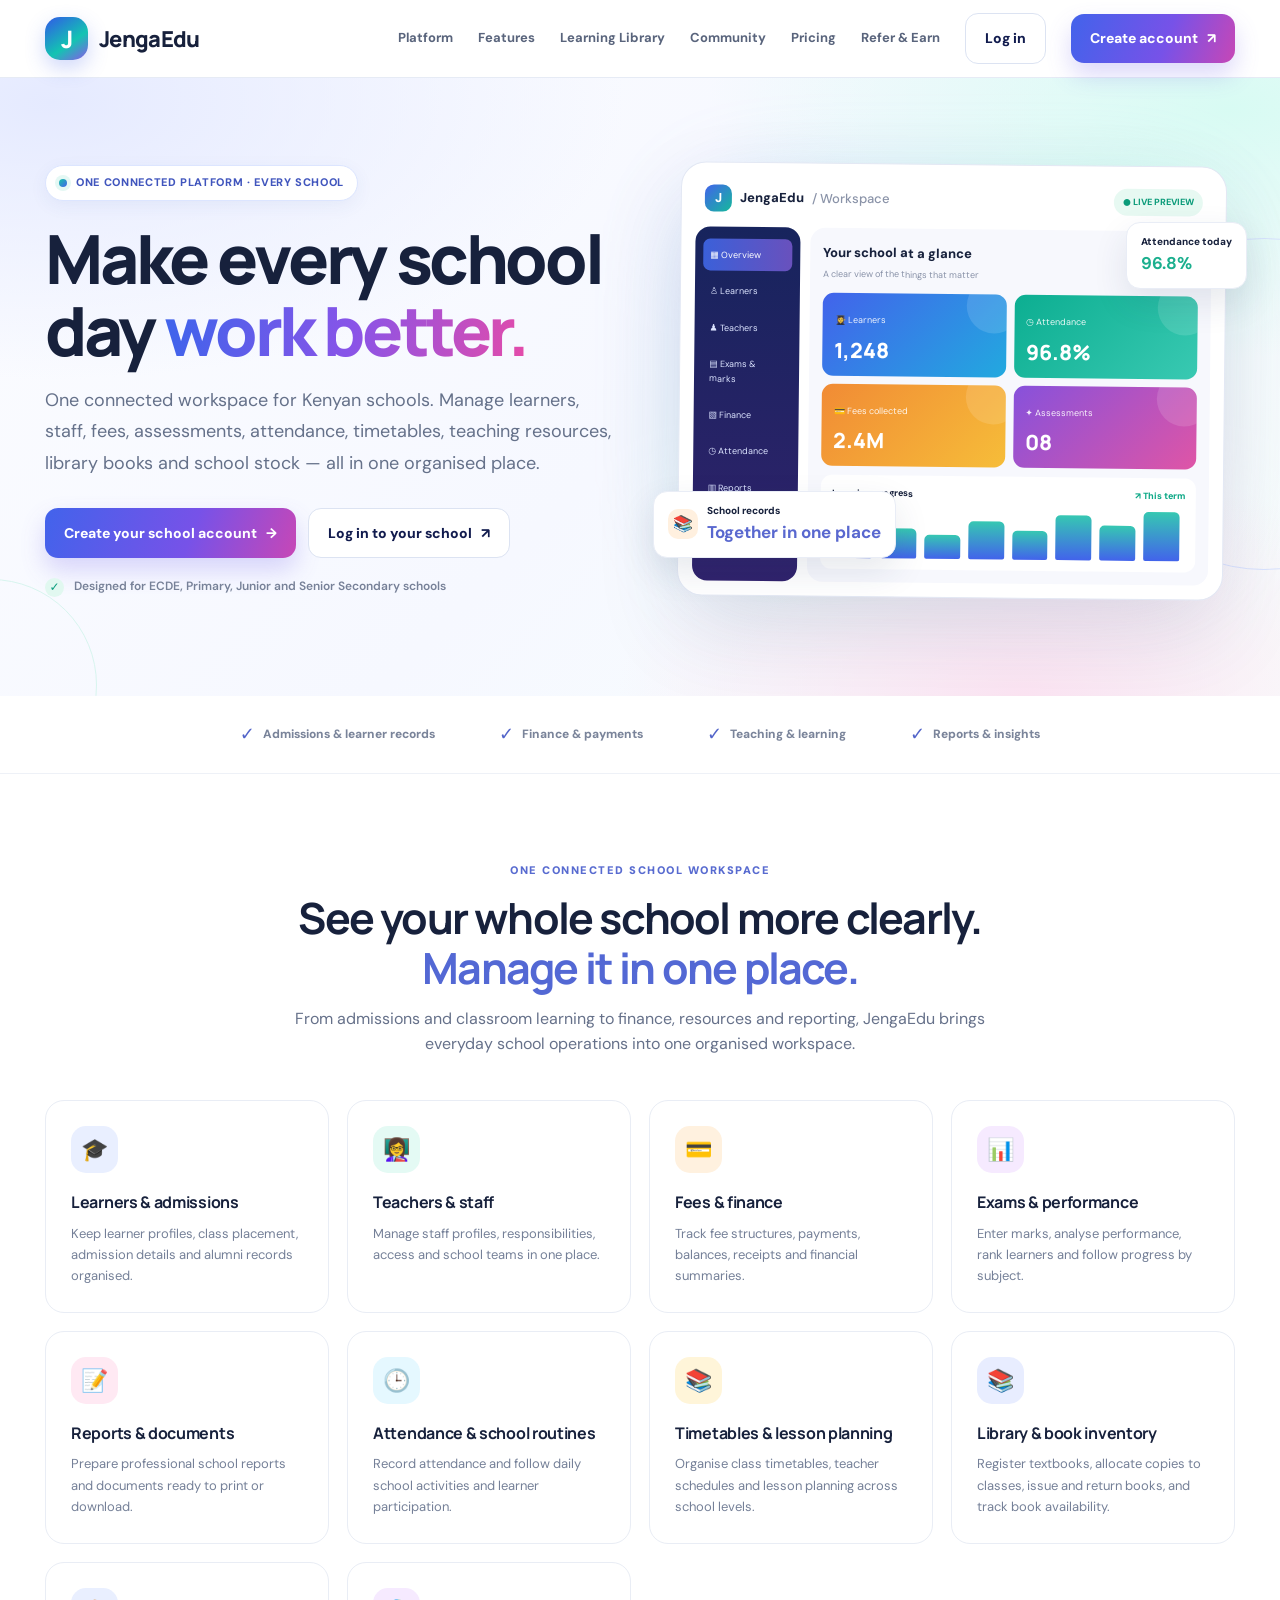
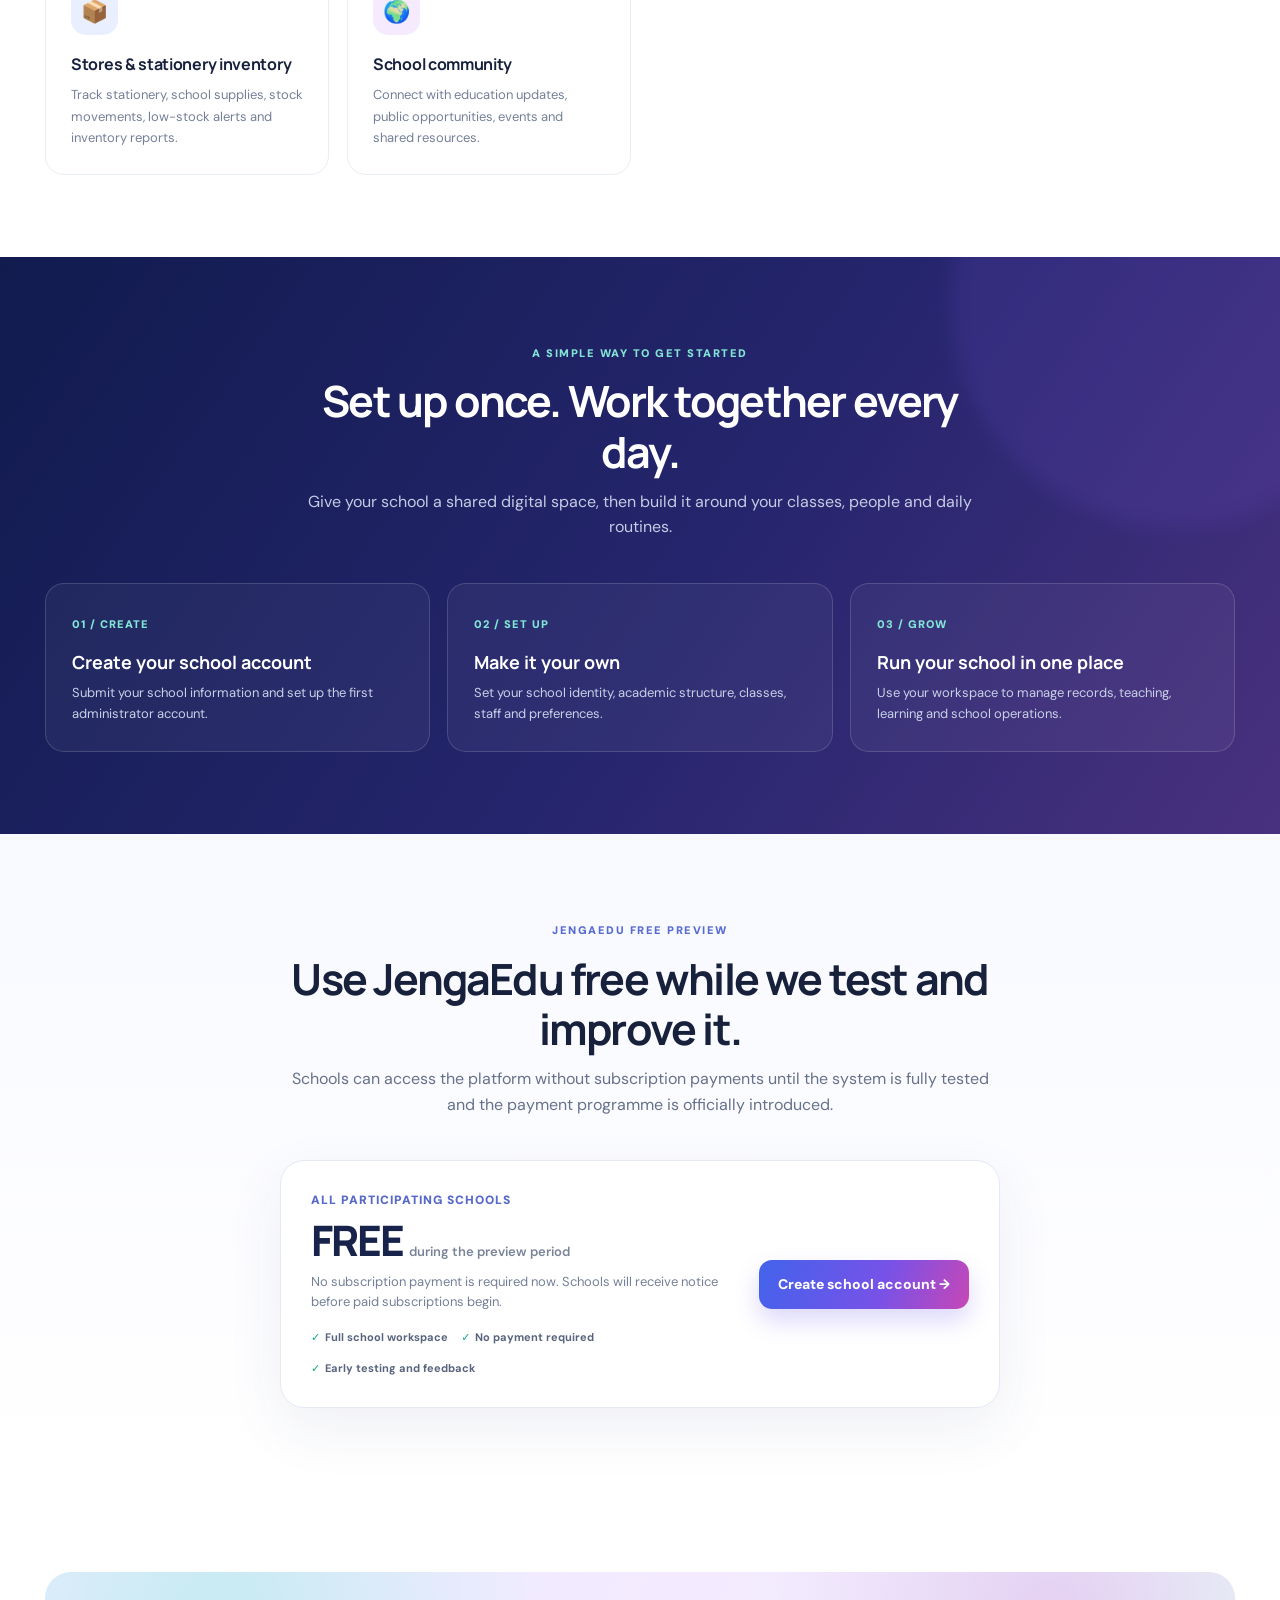
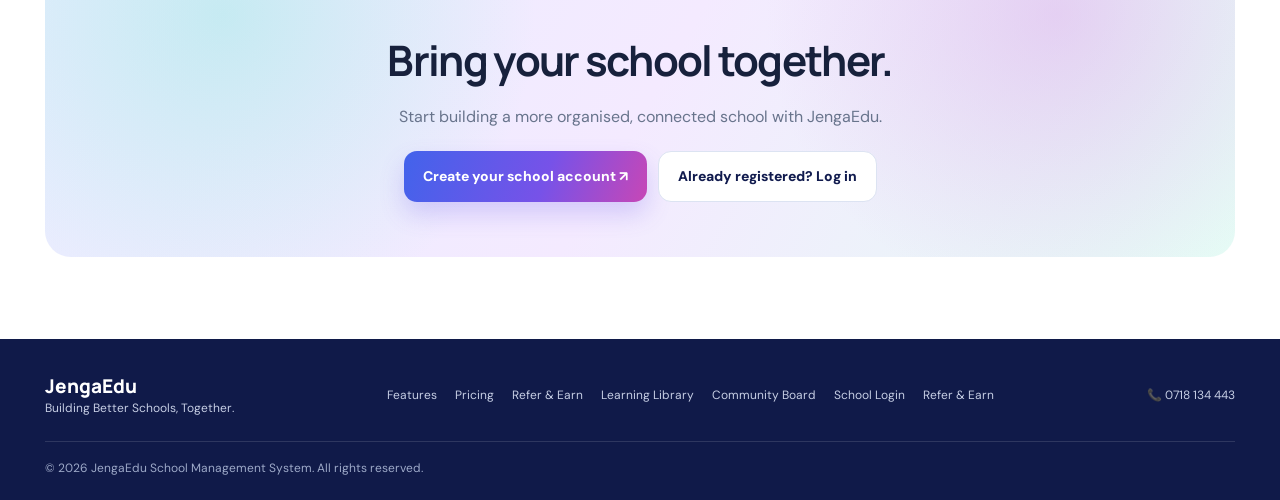
<file: index.html>
<!doctype html>
<html lang="en">
<head>
<meta charset="utf-8"><meta name="viewport" content="width=device-width,initial-scale=1">
<title>JengaEdu | The School Management Platform</title>
<meta name="description" content="A colourful, connected workspace for managing learners, teachers, finance, assessments and the daily life of your school.">
<meta name="theme-color" content="#111b4e">
<link rel="preconnect" href="https://fonts.googleapis.com"><link rel="preconnect" href="https://fonts.gstatic.com" crossorigin>
<link href="https://fonts.googleapis.com/css2?family=DM+Sans:wght@400;500;600;700;800&family=Manrope:wght@500;600;700;800&display=swap" rel="stylesheet">
<style>
:root{--navy:#111b4e;--ink:#17213c;--muted:#66718a;--blue:#4263eb;--cyan:#12b8cf;--green:#13b995;--purple:#8654e8;--pink:#ed4da6;--orange:#ff9b42;--line:#e8ecf5;--white:#fff}
*{box-sizing:border-box}html{scroll-behavior:smooth;scroll-padding-top:86px}body{margin:0;color:var(--ink);font-family:"DM Sans",system-ui,sans-serif;line-height:1.6;background:#fff}a{color:inherit;text-decoration:none}.container{width:min(1190px,calc(100% - 44px));margin:auto}
header{height:78px;position:sticky;top:0;z-index:20;background:rgba(255,255,255,.9);backdrop-filter:blur(18px);border-bottom:1px solid rgba(224,230,243,.8)}
.nav{height:100%;display:flex;align-items:center;justify-content:space-between;gap:24px}.brand{display:flex;align-items:center;gap:11px;font:800 22px Manrope,sans-serif;letter-spacing:-.7px}.brandmark{width:43px;height:43px;border-radius:15px;display:grid;place-items:center;color:#fff;font:800 24px Manrope;background:linear-gradient(145deg,#3158e8,#13c4b2 60%,#8a58e9);box-shadow:0 8px 20px #4263eb40}.navlinks{display:flex;align-items:center;gap:25px;font-size:13px;font-weight:700;color:#59647c}.navlinks>a:not(.btn):hover{color:var(--blue)}.btn{display:inline-flex;justify-content:center;align-items:center;gap:9px;padding:13px 19px;border-radius:13px;font-weight:800;font-size:14px;transition:.2s transform,.2s box-shadow,.2s filter}.btn:hover{transform:translateY(-2px);filter:saturate(1.12)}.btn-primary{background:linear-gradient(110deg,#4263eb,#7752e8 58%,#c747b6);color:#fff;box-shadow:0 12px 25px #6755e83b}.btn-outline{border:1px solid #dce3f2;background:#fff;color:var(--navy)}.btn-light{background:#ffffff1c;border:1px solid #ffffff55;color:#fff}.menu{display:none;border:0;background:#f1f4ff;color:var(--navy);font-size:22px;width:43px;height:43px;border-radius:12px}
.hero{position:relative;overflow:hidden;padding:76px 0 88px;background:radial-gradient(ellipse at 4% 4%,#e5eaff 0,transparent 33%),radial-gradient(ellipse at 96% 5%,#d8fbf3 0,transparent 30%),radial-gradient(ellipse at 80% 100%,#fce4f2 0,transparent 28%),linear-gradient(135deg,#fbfcff,#f6f8ff 52%,#f8fffd)}
.hero:before,.hero:after{content:"";position:absolute;border-radius:50%;pointer-events:none}.hero:before{width:330px;height:330px;border:1px solid #d9e3ff;right:-150px;top:160px}.hero:after{width:210px;height:210px;border:1px solid #d8f5ef;left:-115px;bottom:-95px}
.hero-grid{display:grid;grid-template-columns:1fr 1fr;gap:58px;align-items:center;position:relative;z-index:1}.pill{display:inline-flex;align-items:center;gap:9px;padding:8px 13px;border:1px solid #dce5ff;background:#fff;border-radius:999px;color:#4055bd;font-size:11px;font-weight:800;letter-spacing:.65px;text-transform:uppercase;box-shadow:0 5px 18px #344e9910}.pill i{width:8px;height:8px;border-radius:50%;background:linear-gradient(135deg,#15c5a7,#4263eb);box-shadow:0 0 0 4px #e4f8f4}
h1,h2,h3{font-family:Manrope,"DM Sans",sans-serif}h1{font-size:clamp(42px,5.3vw,68px);line-height:1.06;letter-spacing:-3.4px;margin:22px 0 18px;font-weight:800}h1 .gradient{background:linear-gradient(100deg,#4263eb 5%,#8954e8 52%,#e64ba8 100%);-webkit-background-clip:text;background-clip:text;color:transparent}.hero-copy{max-width:570px;color:#65718a;font-size:18px;line-height:1.75}.hero-actions{display:flex;gap:12px;flex-wrap:wrap;margin:29px 0 19px}.trustline{display:flex;align-items:center;gap:10px;color:#778198;font-size:12px;font-weight:600}.check{display:inline-grid;place-items:center;width:19px;height:19px;border-radius:50%;background:#e1f8f0;color:#0a9d7e;font-weight:900}
.preview-wrap{position:relative;padding:10px}.glow{position:absolute;inset:12% 7%;background:linear-gradient(135deg,#9eb5ff,#9af0db,#efb4e0);filter:blur(55px);opacity:.48;border-radius:40px}.dashboard{position:relative;background:#fff;border:1px solid #e3e8f4;border-radius:25px;padding:14px;box-shadow:0 35px 85px #273e771f;transform:rotate(.6deg)}.dash-head{display:flex;align-items:center;justify-content:space-between;padding:8px 9px 15px}.dash-brand{display:flex;align-items:center;gap:8px;font-weight:800;font-size:13px}.mini-mark{width:27px;height:27px;border-radius:9px;display:grid;place-items:center;background:linear-gradient(135deg,#4263eb,#15b99c);color:#fff}.live{font-size:9px;font-weight:800;color:#0b9b79;background:#e7f9f2;border-radius:99px;padding:6px 9px}.dash-body{display:grid;grid-template-columns:105px 1fr;gap:10px}.dash-side{border-radius:15px;padding:12px 8px;background:linear-gradient(180deg,#17245d,#30226c);color:#dce4ff;font-size:9px}.dash-side div{padding:9px 7px;border-radius:7px;margin-bottom:4px}.dash-side .selected{background:linear-gradient(90deg,#3b60d9,#6951bd);color:white}.dash-main{background:#f7f8fd;border-radius:15px;padding:13px}.dash-title{font-size:13px;font-weight:800;margin:2px 0 11px}.dash-sub{font-size:9px;color:#8992a8;margin-top:-8px;margin-bottom:12px}.stats{display:grid;grid-template-columns:1fr 1fr;gap:8px}.stat{padding:12px;border-radius:11px;color:white;min-height:76px;position:relative;overflow:hidden}.stat:after{content:"";position:absolute;width:55px;height:55px;border-radius:50%;background:#ffffff20;right:-15px;top:-16px}.stat small{font-size:9px;opacity:.9}.stat strong{display:block;font:800 21px Manrope;margin-top:5px}.s1{background:linear-gradient(135deg,#4263eb,#22a9df)}.s2{background:linear-gradient(135deg,#0cae91,#39c9b2)}.s3{background:linear-gradient(135deg,#f18b35,#f6bd39)}.s4{background:linear-gradient(135deg,#8751db,#df55a6)}.chart{background:#fff;border-radius:11px;margin-top:9px;padding:11px}.charttop{display:flex;justify-content:space-between;font-size:9px;font-weight:800}.bars{height:57px;display:flex;align-items:end;gap:8px;padding:8px 5px 0}.bars span{flex:1;border-radius:5px 5px 2px 2px;background:linear-gradient(180deg,#36c8b2,#4263eb)}.float-card{position:absolute;z-index:3;background:#fff;border:1px solid #e9edf6;border-radius:14px;padding:11px 14px;box-shadow:0 14px 35px #24345c1c;font-size:10px;font-weight:800}.float-card b{display:block;font-size:17px;color:#1baf8e}.float-one{right:-12px;top:15%}.float-two{left:-16px;bottom:11%;display:flex;align-items:center;gap:9px}.float-icon{width:30px;height:30px;border-radius:10px;background:#fff0df;display:grid;place-items:center;font-size:16px}
.proof{padding:24px 0;background:#fff;border-bottom:1px solid #eef1f7}.proof-row{display:flex;justify-content:center;align-items:center;gap:clamp(22px,5vw,65px);flex-wrap:wrap;color:#7a849a;font-size:12px;font-weight:800}.proof-row span{display:flex;align-items:center;gap:8px}.proof-row b{font-size:18px;color:#5264c9}
section{padding:82px 0}.section-head{text-align:center;max-width:720px;margin:0 auto 43px}.kicker{font-size:11px;font-weight:900;letter-spacing:1.5px;color:#586bd0;text-transform:uppercase}.section-head h2{font-size:clamp(29px,3.5vw,43px);line-height:1.17;letter-spacing:-1.8px;margin:12px 0}.section-head p{color:var(--muted);font-size:16px;margin:0}.features{display:grid;grid-template-columns:repeat(4,1fr);gap:16px}.feature{padding:23px;border:1px solid #e9edf5;border-radius:19px;background:#fff;transition:.2s transform,.2s box-shadow}.feature:hover{transform:translateY(-5px);box-shadow:0 18px 40px #1d326014}.ico{width:47px;height:47px;border-radius:15px;display:grid;place-items:center;font-size:22px;margin-bottom:17px}.ic1{background:#e9efff}.ic2{background:#e4faf4}.ic3{background:#fff1df}.ic4{background:#f6eaff}.ic5{background:#ffe9f3}.ic6{background:#e5f8ff}.ic7{background:#fff5d9}.ic8{background:#e8edff}.feature h3{font-size:16px;margin:0 0 7px;letter-spacing:-.3px}.feature p{font-size:13px;color:#758098;line-height:1.65;margin:0}
.band{background:linear-gradient(125deg,#111b4e,#25256d 55%,#49317f);color:#fff;position:relative;overflow:hidden}.band:before{content:"";position:absolute;width:450px;height:450px;border-radius:50%;background:#7c5be7;opacity:.13;filter:blur(10px);right:-120px;top:-180px}.band .section-head{position:relative}.band .kicker{color:#83e4d5}.band .section-head p{color:#c4cce4}.steps{display:grid;grid-template-columns:repeat(3,1fr);gap:17px;position:relative}.step{padding:26px;border-radius:19px;background:#ffffff0c;border:1px solid #ffffff26}.stepno{font-size:11px;font-weight:900;color:#80e6d5;letter-spacing:1px}.step h3{font-size:18px;margin:12px 0 7px}.step p{font-size:13px;color:#c8d0e7;margin:0}.pricing{background:linear-gradient(180deg,#f8f9ff,#fff)}.price-card{max-width:720px;margin:auto;background:#fff;border:1px solid #e4e9f5;border-radius:24px;padding:30px;box-shadow:0 20px 60px #263b7112;display:grid;grid-template-columns:1fr auto;gap:20px;align-items:center}.price-label{font-size:12px;font-weight:900;letter-spacing:1px;color:#5969c9}.price{font:800 42px Manrope;letter-spacing:-2px;color:#17234b}.price small{font:600 13px "DM Sans";color:#7a8499;letter-spacing:0}.price-note{font-size:13px;color:#748098;margin:3px 0 0}.price-points{display:flex;gap:13px;flex-wrap:wrap;margin-top:16px;font-size:11px;color:#58647d;font-weight:700}.price-points span:before{content:"✓";color:#0ca886;margin-right:5px}
.cta{padding:55px 28px;border-radius:26px;text-align:center;background:radial-gradient(circle at 15% 15%,#8de8df66,transparent 30%),radial-gradient(circle at 85% 15%,#d99be866,transparent 28%),linear-gradient(120deg,#e9edff,#f4eaff 50%,#e5fbf5)}.cta h2{font-size:clamp(29px,4vw,42px);letter-spacing:-1.7px;margin:0 0 9px}.cta p{color:#68748c;margin:0 0 22px}.cta-actions{display:flex;justify-content:center;gap:11px;flex-wrap:wrap}
footer{background:#101a49;color:#c6cee4;padding:34px 0 22px;font-size:12px}.footer-row{display:flex;justify-content:space-between;gap:18px;flex-wrap:wrap;align-items:center}.footer-brand{font:800 19px Manrope;color:#fff}.footer-links{display:flex;gap:18px;flex-wrap:wrap}.footer-links a:hover{color:#8de8df}.copyright{border-top:1px solid #ffffff20;margin-top:23px;padding-top:17px;color:#9da9c8}
@media(max-width:1000px){.navlinks{gap:14px}.navlinks>a:not(.btn){display:none}.features{grid-template-columns:repeat(2,1fr)}.hero-grid{gap:30px}}
@media(max-width:720px){header{height:68px}.container{width:min(100% - 32px,560px)}.menu{display:block}.navlinks{display:none;position:absolute;top:68px;left:0;right:0;background:#fff;padding:17px 22px 22px;border-bottom:1px solid var(--line);box-shadow:0 18px 25px #1a2c5012;flex-direction:column;align-items:stretch;gap:12px}.navlinks.open{display:flex}.navlinks>a:not(.btn){display:block;padding:8px 4px}.navlinks .btn{text-align:center}.hero{padding:53px 0 60px}.hero-grid{grid-template-columns:1fr;gap:28px}.hero-copy{font-size:16px}h1{font-size:clamp(42px,12vw,58px);letter-spacing:-2.5px}.preview-wrap{margin:4px 8px}.float-one{right:-7px}.float-two{left:-8px}.proof-row{gap:17px}.proof-row span{font-size:10px}section{padding:65px 0}.steps{grid-template-columns:1fr}.price-card{grid-template-columns:1fr;text-align:center;padding:25px}.price-points{justify-content:center}.price-card .btn{width:100%}}
@media(max-width:440px){.features{grid-template-columns:1fr}.dashboard{padding:9px;border-radius:19px}.dash-body{grid-template-columns:78px 1fr;gap:7px}.dash-side{padding:8px 5px}.dash-side div{padding:8px 4px;font-size:8px}.dash-main{padding:9px}.stat{padding:9px;min-height:68px}.stat strong{font-size:18px}.float-card{padding:8px 10px}.float-one{right:-12px}.float-two{left:-12px}.brand{font-size:20px}}


/* Overview refinements: clear modules, accessible controls and small-screen layout */
.feature{min-height:190px;display:flex;flex-direction:column;align-items:flex-start}
.feature p{max-width:34ch}
.navlinks a:focus-visible,.btn:focus-visible{outline:3px solid #8fa5ff;outline-offset:3px}
@media(min-width:1001px){.features{grid-template-columns:repeat(4,minmax(0,1fr));gap:18px}.feature{padding:25px}}
@media(max-width:720px){.feature{min-height:0}.section-head{margin-bottom:30px}.hero-actions .btn{flex:1 1 100%}.proof{padding:18px 0}.proof-row{justify-content:flex-start;display:grid;grid-template-columns:1fr 1fr;gap:12px 16px}}
@media(max-width:440px){.feature{padding:20px}.hero{padding-top:42px}.hero-copy{line-height:1.65}.proof-row span{font-size:10px}}
</style>
</head>
<body>
<header><div class="container nav">
<a class="brand" href="index.html"><span class="brandmark">J</span>JengaEdu</a>
<button class="menu" id="menuBtn" aria-label="Open navigation" aria-expanded="false">☰</button>
<nav class="navlinks" id="navLinks">
<a href="#platform">Platform</a><a href="#features">Features</a><a href="public-library/">Learning Library</a><a href="community/">Community</a><a href="#pricing">Pricing</a><a href="referrals.html">Refer & Earn</a>
<a class="btn btn-outline" href="workspace.html">Log in</a><a class="btn btn-primary" href="register.html">Create account <span>↗</span></a>
</nav></div></header>
<main>
<section class="hero" id="platform"><div class="container hero-grid">
<div>
<span class="pill"><i></i> ONE CONNECTED PLATFORM · EVERY SCHOOL</span>
<h1>Make every school day <span class="gradient">work better.</span></h1>
<p class="hero-copy">One connected workspace for Kenyan schools. Manage learners, staff, fees, assessments, attendance, timetables, teaching resources, library books and school stock — all in one organised place.</p>
<div class="hero-actions"><a class="btn btn-primary" href="register.html">Create your school account <span>→</span></a><a class="btn btn-outline" href="workspace.html">Log in to your school <span>↗</span></a></div>
<div class="trustline"><span class="check">✓</span> Designed for ECDE, Primary, Junior and Senior Secondary schools</div>
</div>
<div class="preview-wrap"><div class="glow"></div>
<div class="float-card float-one">Attendance today <b>96.8%</b></div>
<div class="float-card float-two"><span class="float-icon">📚</span><span>School records<br><b style="color:#5968cf">Together in one place</b></span></div>
<div class="dashboard"><div class="dash-head"><div class="dash-brand"><span class="mini-mark">J</span> JengaEdu <span style="color:#8a93a8;font-weight:500">/ Workspace</span></div><span class="live">● LIVE PREVIEW</span></div>
<div class="dash-body"><aside class="dash-side"><div class="selected">▦ Overview</div><div>♙ Learners</div><div>♟ Teachers</div><div>▤ Exams & marks</div><div>▧ Finance</div><div>◷ Attendance</div><div>▥ Reports</div></aside>
<div class="dash-main"><div class="dash-title">Your school at a glance</div><div class="dash-sub">A clear view of the things that matter</div>
<div class="stats"><div class="stat s1"><small>👩‍🎓 Learners</small><strong>1,248</strong></div><div class="stat s2"><small>◷ Attendance</small><strong>96.8%</strong></div><div class="stat s3"><small>💳 Fees collected</small><strong>2.4M</strong></div><div class="stat s4"><small>✦ Assessments</small><strong>08</strong></div></div>
<div class="chart"><div class="charttop"><span>Learning progress</span><span style="color:#0ca886">↗ This term</span></div><div class="bars"><span style="height:38%"></span><span style="height:60%"></span><span style="height:48%"></span><span style="height:78%"></span><span style="height:58%"></span><span style="height:92%"></span><span style="height:72%"></span><span style="height:100%"></span></div></div>
</div></div></div></div>
</div></section>
<div class="proof"><div class="container proof-row"><span><b>✓</b> Admissions & learner records</span><span><b>✓</b> Finance & payments</span><span><b>✓</b> Teaching & learning</span><span><b>✓</b> Reports & insights</span></div></div>
<section id="features"><div class="container"><div class="section-head"><span class="kicker">ONE CONNECTED SCHOOL WORKSPACE</span><h2>See your whole school more clearly. <span style="color:#5368d4">Manage it in one place.</span></h2><p>From admissions and classroom learning to finance, resources and reporting, JengaEdu brings everyday school operations into one organised workspace.</p></div>
<div class="features">
<article class="feature"><div class="ico ic1">🎓</div><h3>Learners & admissions</h3><p>Keep learner profiles, class placement, admission details and alumni records organised.</p></article>
<article class="feature"><div class="ico ic2">👩‍🏫</div><h3>Teachers & staff</h3><p>Manage staff profiles, responsibilities, access and school teams in one place.</p></article>
<article class="feature"><div class="ico ic3">💳</div><h3>Fees & finance</h3><p>Track fee structures, payments, balances, receipts and financial summaries.</p></article>
<article class="feature"><div class="ico ic4">📊</div><h3>Exams & performance</h3><p>Enter marks, analyse performance, rank learners and follow progress by subject.</p></article>
<article class="feature"><div class="ico ic5">📝</div><h3>Reports & documents</h3><p>Prepare professional school reports and documents ready to print or download.</p></article>
<article class="feature"><div class="ico ic6">🕒</div><h3>Attendance & school routines</h3><p>Record attendance and follow daily school activities and learner participation.</p></article>
<article class="feature"><div class="ico ic7">📚</div><h3>Timetables & lesson planning</h3><p>Organise class timetables, teacher schedules and lesson planning across school levels.</p></article>
<article class="feature"><div class="ico ic8">📚</div><h3>Library & book inventory</h3><p>Register textbooks, allocate copies to classes, issue and return books, and track book availability.</p></article>
<article class="feature"><div class="ico ic1">📦</div><h3>Stores & stationery inventory</h3><p>Track stationery, school supplies, stock movements, low-stock alerts and inventory reports.</p></article>
<article class="feature"><div class="ico ic4">🌍</div><h3>School community</h3><p>Connect with education updates, public opportunities, events and shared resources.</p></article>
</div></div></section>
<section class="band" id="how"><div class="container"><div class="section-head"><span class="kicker">A SIMPLE WAY TO GET STARTED</span><h2>Set up once. Work together every day.</h2><p>Give your school a shared digital space, then build it around your classes, people and daily routines.</p></div>
<div class="steps"><article class="step"><span class="stepno">01 / CREATE</span><h3>Create your school account</h3><p>Submit your school information and set up the first administrator account.</p></article><article class="step"><span class="stepno">02 / SET UP</span><h3>Make it your own</h3><p>Set your school identity, academic structure, classes, staff and preferences.</p></article><article class="step"><span class="stepno">03 / GROW</span><h3>Run your school in one place</h3><p>Use your workspace to manage records, teaching, learning and school operations.</p></article></div></div></section>
<section class="pricing" id="pricing"><div class="container"><div class="section-head"><span class="kicker">JENGAEDU FREE PREVIEW</span><h2>Use JengaEdu free while we test and improve it.</h2><p>Schools can access the platform without subscription payments until the system is fully tested and the payment programme is officially introduced.</p></div>
 <div class="price-card"><div><div class="price-label">ALL PARTICIPATING SCHOOLS</div><div class="price">FREE <small>during the preview period</small></div><p class="price-note">No subscription payment is required now. Schools will receive notice before paid subscriptions begin.</p><div class="price-points"><span>Full school workspace</span><span>No payment required</span><span>Early testing and feedback</span></div></div><a class="btn btn-primary" href="register.html">Create school account →</a></div></div></section>
<section><div class="container"><div class="cta"><h2>Bring your school together.</h2><p>Start building a more organised, connected school with JengaEdu.</p><div class="cta-actions"><a class="btn btn-primary" href="register.html">Create your school account ↗</a><a class="btn btn-outline" href="workspace.html">Already registered? Log in</a></div></div></div></section>
</main>
<footer><div class="container"><div class="footer-row"><div><div class="footer-brand">JengaEdu</div><div>Building Better Schools, Together.</div></div><div class="footer-links"><a href="#features">Features</a><a href="#pricing">Pricing</a><a href="referrals.html">Refer & Earn</a><a href="public-library/">Learning Library</a><a href="community/">Community Board</a><a href="workspace.html">School Login</a><a href="referrals.html">Refer & Earn</a></div><div>📞 0718 134 443</div></div><div class="copyright">© 2026 JengaEdu School Management System. All rights reserved.</div></div></footer>
<script>
const menuBtn=document.getElementById('menuBtn'),navLinks=document.getElementById('navLinks');
menuBtn.addEventListener('click',()=>{const open=navLinks.classList.toggle('open');menuBtn.setAttribute('aria-expanded',String(open));menuBtn.textContent=open?'×':'☰'});
navLinks.querySelectorAll('a').forEach(a=>a.addEventListener('click',()=>{navLinks.classList.remove('open');menuBtn.setAttribute('aria-expanded','false');menuBtn.textContent='☰'}));
</script>
</body></html>
</file>
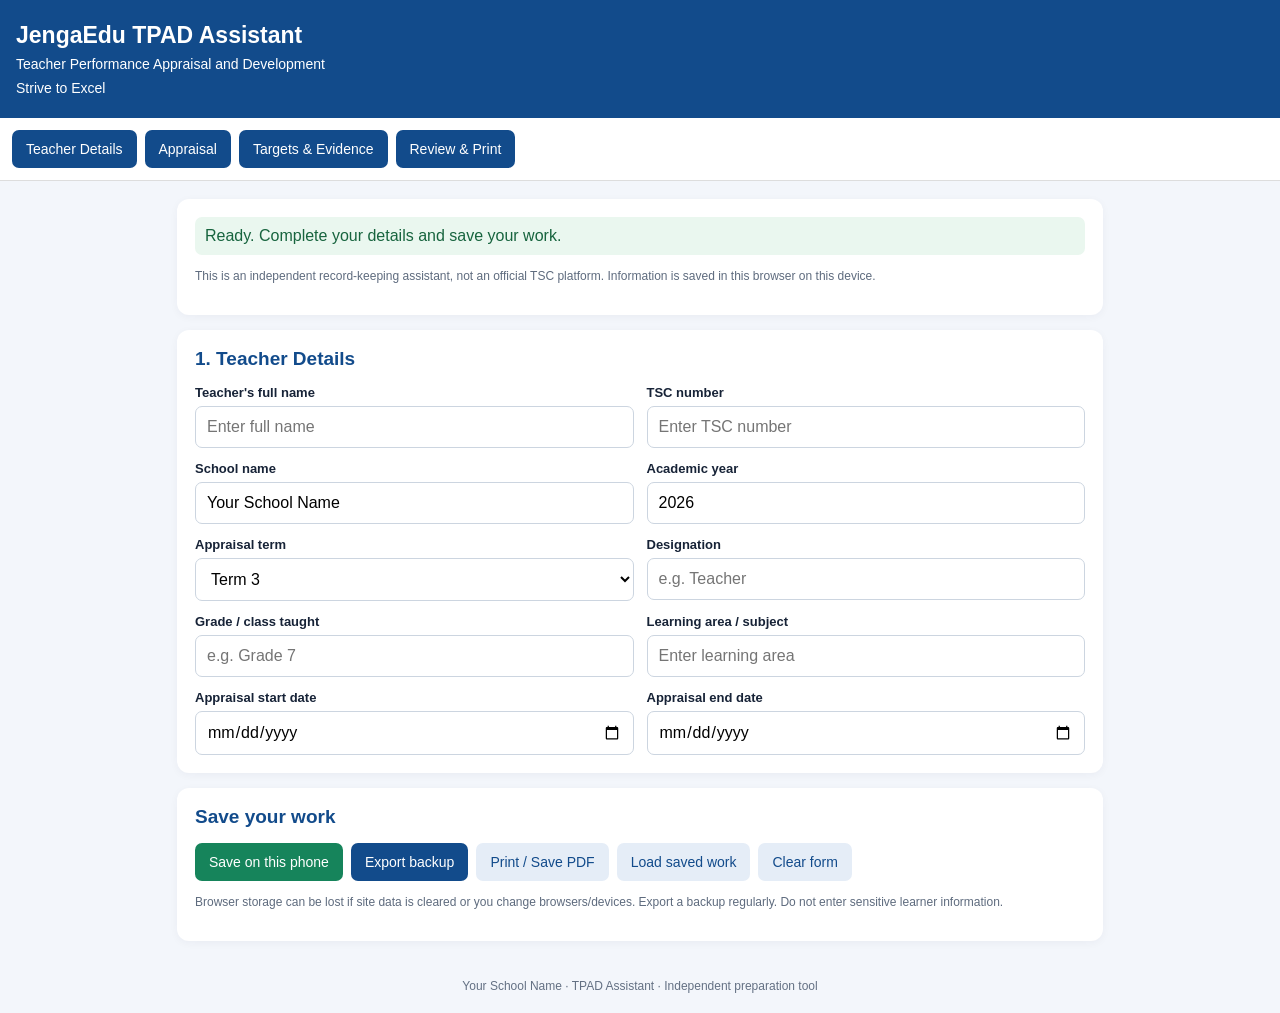
<file: Tpad/index.html>
<!DOCTYPE html>
<html lang="en">
<head>
<meta charset="UTF-8">
<meta name="viewport" content="width=device-width, initial-scale=1.0">
<title>JengaEdu TPAD Assistant</title>
<style>
:root{--blue:#124b8b;--green:#16845b;--bg:#f3f6fb;--ink:#172337}
*{box-sizing:border-box}
body{margin:0;font-family:Arial,sans-serif;background:var(--bg);color:var(--ink)}
header{background:var(--blue);color:white;padding:22px 16px}
header h1{margin:0 0 7px;font-size:23px}
header p{margin:0;font-size:14px}
nav{display:flex;gap:8px;flex-wrap:wrap;background:#fff;padding:12px;border-bottom:1px solid #ddd}
button,.btn{background:var(--blue);color:white;border:0;padding:11px 14px;border-radius:7px;font-size:14px;cursor:pointer}
button.secondary{background:#e5edf7;color:var(--blue)}
button.green{background:var(--green)}
main{max-width:950px;margin:18px auto;padding:0 12px}
.card{background:white;border-radius:12px;padding:18px;margin-bottom:15px;box-shadow:0 2px 8px #14213d0b}
h2{font-size:19px;margin:0 0 15px;color:var(--blue)}
h3{font-size:16px;margin-top:20px}
.grid{display:grid;grid-template-columns:repeat(2,minmax(0,1fr));gap:13px}
label{display:block;font-size:13px;font-weight:bold;margin-bottom:6px}
input,select,textarea{width:100%;padding:11px;border:1px solid #ccd5e0;border-radius:7px;font:inherit;background:white}
textarea{min-height:85px;resize:vertical}
.full{grid-column:1/-1}
.small{font-size:12px;color:#5e6b7e;line-height:1.5}
.status{padding:10px;background:#eaf7ef;border-radius:7px;color:#17643e;margin-bottom:12px}
.item{border:1px solid #dce3ec;padding:13px;border-radius:9px;margin:12px 0}
.actions{display:flex;gap:8px;flex-wrap:wrap;margin-top:14px}
footer{text-align:center;padding:20px;color:#637083;font-size:12px}
@media(max-width:580px){.grid{grid-template-columns:1fr}.full{grid-column:auto}header h1{font-size:21px}}
@media print{nav,.actions,.no-print,footer{display:none!important}body{background:white}.card{box-shadow:none;border:1px solid #ddd;break-inside:avoid}main{max-width:none;margin:0}.grid{grid-template-columns:1fr 1fr}input,textarea,select{border:0;padding:3px;appearance:none}}
</style>
</head>
<body>
<header>
<h1>JengaEdu TPAD Assistant</h1>
<p>Teacher Performance Appraisal and Development</p>
<p style="margin-top:8px">Strive to Excel</p>
</header>

<nav class="no-print">
<button onclick="showSection('profile')">Teacher Details</button>
<button onclick="showSection('appraisal')">Appraisal</button>
<button onclick="showSection('goals')">Targets & Evidence</button>
<button onclick="showSection('review')">Review & Print</button>
</nav>

<main>
<div class="card">
<div class="status" id="status">Ready. Complete your details and save your work.</div>
<p class="small">This is an independent record-keeping assistant, not an official TSC platform. Information is saved in this browser on this device.</p>
</div>

<form id="tpadForm">
<section id="profile" class="card">
<h2>1. Teacher Details</h2>
<div class="grid">
<div><label>Teacher's full name</label><input name="teacher" required placeholder="Enter full name"></div>
<div><label>TSC number</label><input name="tsc" placeholder="Enter TSC number"></div>
<div><label>School name</label><input name="school" value="Your School Name"></div>
<div><label>Academic year</label><input name="year" value="2026"></div>
<div><label>Appraisal term</label><select name="term"><option>Term 1</option><option>Term 2</option><option selected>Term 3</option></select></div>
<div><label>Designation</label><input name="designation" placeholder="e.g. Teacher"></div>
<div><label>Grade / class taught</label><input name="class" placeholder="e.g. Grade 7"></div>
<div><label>Learning area / subject</label><input name="subject" placeholder="Enter learning area"></div>
<div><label>Appraisal start date</label><input name="start" type="date"></div>
<div><label>Appraisal end date</label><input name="end" type="date"></div>
</div>
</section>

<section id="appraisal" class="card" hidden>
<h2>2. Appraisal Self-Assessment</h2>
<p class="small">Rate your progress honestly using the scale agreed upon by your school. These ratings are for personal preparation and are not an official TSC scoring formula.</p>
<div class="grid">
<div><label>Professional knowledge and practice</label><select name="professional"><option value="">Select rating</option><option>1 - Needs improvement</option><option>2 - Developing</option><option>3 - Meets expectations</option><option>4 - Exceeds expectations</option></select></div>
<div><label>Lesson planning and preparation</label><select name="planning"><option value="">Select rating</option><option>1 - Needs improvement</option><option>2 - Developing</option><option>3 - Meets expectations</option><option>4 - Exceeds expectations</option></select></div>
<div><label>Teaching and learning</label><select name="teaching"><option value="">Select rating</option><option>1 - Needs improvement</option><option>2 - Developing</option><option>3 - Meets expectations</option><option>4 - Exceeds expectations</option></select></div>
<div><label>Assessment and learner feedback</label><select name="assessment"><option value="">Select rating</option><option>1 - Needs improvement</option><option>2 - Developing</option><option>3 - Meets expectations</option><option>4 - Exceeds expectations</option></select></div>
<div><label>Classroom management</label><select name="management"><option value="">Select rating</option><option>1 - Needs improvement</option><option>2 - Developing</option><option>3 - Meets expectations</option><option>4 - Exceeds expectations</option></select></div>
<div><label>Professional development</label><select name="development"><option value="">Select rating</option><option>1 - Needs improvement</option><option>2 - Developing</option><option>3 - Meets expectations</option><option>4 - Exceeds expectations</option></select></div>
<div class="full"><label>Key achievements during this appraisal period</label><textarea name="achievements" placeholder="Describe achievements and learner progress"></textarea></div>
<div class="full"><label>Challenges encountered</label><textarea name="challenges" placeholder="Describe challenges and their effect on learning"></textarea></div>
<div class="full"><label>Support required</label><textarea name="support" placeholder="Describe the support or resources needed"></textarea></div>
</div>
</section>

<section id="goals" class="card" hidden>
<h2>3. Targets, Actions and Evidence</h2>
<div id="targets"></div>
<div class="actions no-print">
<button type="button" class="secondary" onclick="addTarget()">+ Add target</button>
</div>
<h3>Professional development plan</h3>
<div class="grid">
<div class="full"><label>Skills or competencies to improve</label><textarea name="skills"></textarea></div>
<div class="full"><label>Planned training, mentoring or other action</label><textarea name="training"></textarea></div>
<div class="full"><label>Expected outcome and timeline</label><textarea name="outcome"></textarea></div>
</div>
</section>

<section id="review" class="card" hidden>
<h2>4. Review and Sign-off</h2>
<div class="grid">
<div class="full"><label>Teacher's reflection</label><textarea name="reflection" placeholder="What worked well? What will you improve?"></textarea></div>
<div class="full"><label>Agreed next steps</label><textarea name="nextsteps"></textarea></div>
<div><label>Teacher name / confirmation</label><input name="teacherSign"></div>
<div><label>Reviewer's name</label><input name="reviewer"></div>
<div><label>Review date</label><input name="reviewDate" type="date"></div>
<div><label>Follow-up date</label><input name="followup" type="date"></div>
</div>
<p class="small">Names entered here are for record preparation only. Obtain the required signatures and complete any official school or TSC appraisal process separately.</p>
</section>

<div class="card no-print">
<h2>Save your work</h2>
<div class="actions">
<button type="button" class="green" onclick="saveData()">Save on this phone</button>
<button type="button" onclick="exportData()">Export backup</button>
<button type="button" class="secondary" onclick="window.print()">Print / Save PDF</button>
<button type="button" class="secondary" onclick="loadData()">Load saved work</button>
<button type="button" class="secondary" onclick="clearForm()">Clear form</button>
</div>
<p class="small">Browser storage can be lost if site data is cleared or you change browsers/devices. Export a backup regularly. Do not enter sensitive learner information.</p>
</div>
</form>
</main>
<footer>Your School Name · TPAD Assistant · Independent preparation tool</footer>

<script>
const form=document.getElementById('tpadForm');
let targetCount=0;

function showSection(id){
document.querySelectorAll('main section').forEach(s=>s.hidden=true);
document.getElementById(id).hidden=false;
window.scrollTo({top:0,behavior:'smooth'});
}

function addTarget(data={}){
targetCount++;
const div=document.createElement('div');
div.className='item';
div.innerHTML=`
<h3>Target ${targetCount}</h3>
<div class="grid">
<div class="full"><label>Target / area for improvement</label><textarea data-field="target" placeholder="What do you aim to achieve?"></textarea></div>
<div><label>Action to be taken</label><textarea data-field="action" placeholder="Steps you will take"></textarea></div>
<div><label>Timeline</label><input data-field="timeline" placeholder="e.g. By end of term"></div>
<div><label>Evidence / progress</label><textarea data-field="evidence" placeholder="Evidence of achievement"></textarea></div>
<div><label>Status</label><select data-field="status"><option>Not started</option><option>In progress</option><option>Completed</option><option>Needs support</option></select></div>
</div>
<div class="actions no-print"><button type="button" class="secondary" onclick="this.closest('.item').remove()">Remove target</button></div>`;
document.getElementById('targets').appendChild(div);
Object.keys(data).forEach(k=>{const el=div.querySelector('[data-field="'+k+'"]');if(el)el.value=data[k]});
}

function collectData(){
const fields={};
new FormData(form).forEach((v,k)=>fields[k]=v);
fields.targets=[...document.querySelectorAll('#targets .item')].map(item=>{
const obj={};item.querySelectorAll('[data-field]').forEach(el=>obj[el.dataset.field]=el.value);return obj;
});
return fields;
}

function applyData(data){
form.reset();
document.getElementById('targets').innerHTML='';
targetCount=0;
Object.keys(data).forEach(k=>{
const el=form.elements.namedItem(k);
if(el && !['targets'].includes(k))el.value=data[k];
});
(data.targets||[]).forEach(addTarget);
if(!data.targets?.length)addTarget();
}

function saveData(){
try{
localStorage.setItem('jengaedu_tpad_record',JSON.stringify(collectData()));
document.getElementById('status').textContent='Saved on this phone at '+new Date().toLocaleString();
}catch(e){document.getElementById('status').textContent='Could not save. Please export a backup.'}
}

function loadData(){
try{
const raw=localStorage.getItem('jengaedu_tpad_record');
if(!raw){document.getElementById('status').textContent='No saved record found on this device.';return}
applyData(JSON.parse(raw));
document.getElementById('status').textContent='Saved record loaded.';
}catch(e){document.getElementById('status').textContent='Could not load saved record.'}
}

function exportData(){
const blob=new Blob([JSON.stringify(collectData(),null,2)],{type:'application/json'});
const url=URL.createObjectURL(blob);
const a=document.createElement('a');a.href=url;a.download='kapnanda-tpad-backup.json';a.click();URL.revokeObjectURL(url);
}

function clearForm(){
if(!confirm('Clear the form? Export a backup first if you need to keep the current record.'))return;
form.reset();document.getElementById('targets').innerHTML='';targetCount=0;addTarget();
document.getElementById('status').textContent='Form cleared. Previously saved browser data has not been deleted.';
}

addTarget();
</script>
</body>
</html>
</file>
